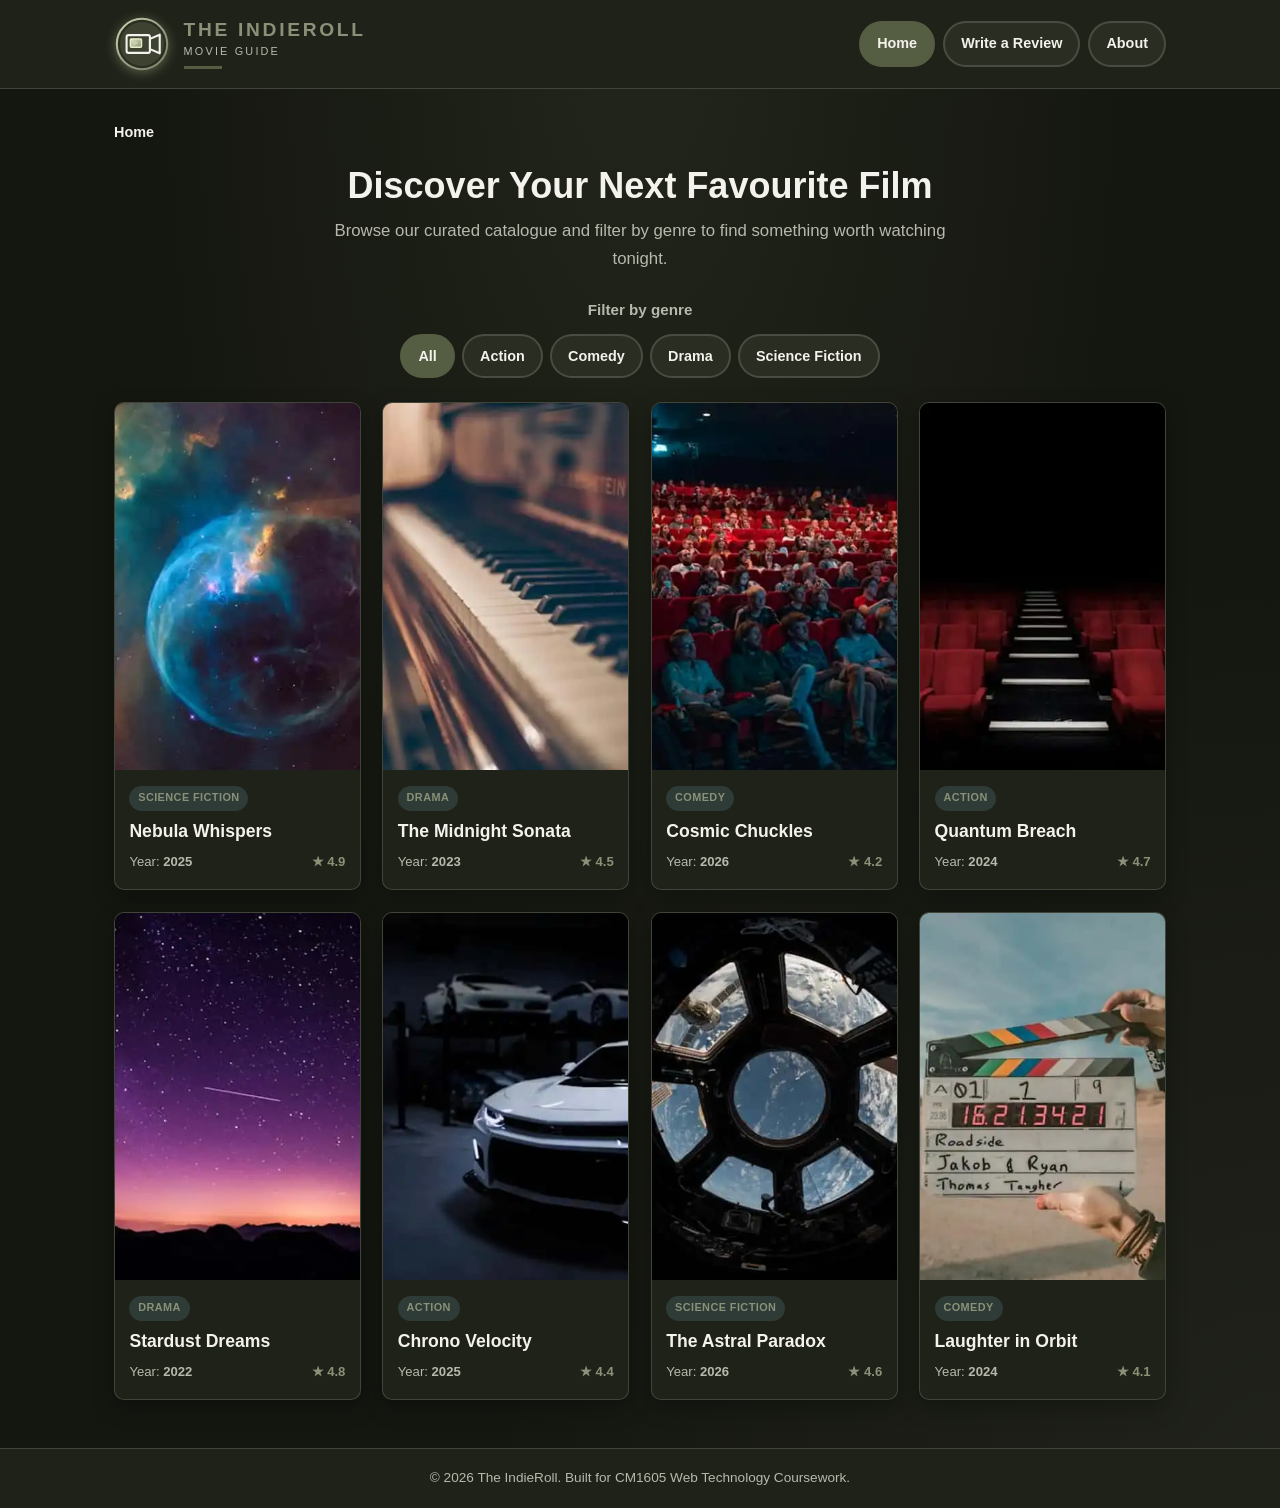
<file: index.html>
<!DOCTYPE html>
<html lang="en">
<head>
    <meta charset="UTF-8">
    <meta name="viewport" content="width=device-width, initial-scale=1.0">
    <meta name="theme-color" content="#141610">
    <title>The IndieRoll - Home</title>
    <link rel="stylesheet" href="style.css">
</head>
<body>

    <a href="#main-content" class="skip-link">Skip to main content</a>

    <header>
        <div class="header-container">
            <a href="index.html" class="brand-wrapper">
                <img class="brand-mark" src="images/indieroll-mark.svg" width="56" height="56" alt="The IndieRoll camera logo">
                <div class="brand-text">
                    <h1>The IndieRoll</h1>
                    <p class="brand-tagline">Movie Guide</p>
                    <span class="brand-rule" aria-hidden="true"></span>
                </div>
            </a>
            <button type="button" class="menu-toggle" id="menu-toggle" aria-controls="site-nav" aria-expanded="false">
                <span class="menu-toggle-bars" aria-hidden="true"></span>
                <span class="visually-hidden">Open menu</span>
            </button>
            <nav id="site-nav" class="site-nav" aria-label="Global Site Navigation">
                <ul class="nav-menu">
                    <li><a href="index.html" class="btn-nav active" aria-current="page">Home</a></li>
                    <li><a href="review.html" class="btn-nav">Write a Review</a></li>
                    <li><a href="about.html" class="btn-nav">About</a></li>
                </ul>
            </nav>
        </div>
    </header>

    <main id="main-content">
        <nav class="breadcrumb" aria-label="Breadcrumb">
            <ol class="breadcrumb-list">
                <li><a href="index.html" aria-current="page">Home</a></li>
            </ol>
        </nav>

        <section class="hero-section" aria-labelledby="discover-heading">
            <h2 id="discover-heading">Discover Your Next Favourite Film</h2>
            <p>Browse our curated catalogue and filter by genre to find something worth watching tonight.</p>
        </section>

        <section class="filter-section" aria-label="Movie Genre Dynamic Filters">
            <p class="filter-heading" id="filter-label">Filter by genre</p>
            <div class="nav-menu" role="group" aria-labelledby="filter-label">
                <button type="button" class="btn-nav active" onclick="filterGenre('All', this)">All</button>
                <button type="button" class="btn-nav" onclick="filterGenre('Action', this)">Action</button>
                <button type="button" class="btn-nav" onclick="filterGenre('Comedy', this)">Comedy</button>
                <button type="button" class="btn-nav" onclick="filterGenre('Drama', this)">Drama</button>
                <button type="button" class="btn-nav" onclick="filterGenre('Science Fiction', this)">Science Fiction</button>
            </div>
        </section>

        <section aria-label="Movie Catalog Grid">
            <div class="movie-grid" id="catalog-target">
                <p class="catalog-status" role="status">Loading movies...</p>
            </div>
        </section>
    </main>

    <footer>
        <p>&copy; 2026 The IndieRoll. Built for CM1605 Web Technology Coursework.</p>
    </footer>

    <script src="script.js"></script>
</body>
</html>
</file>
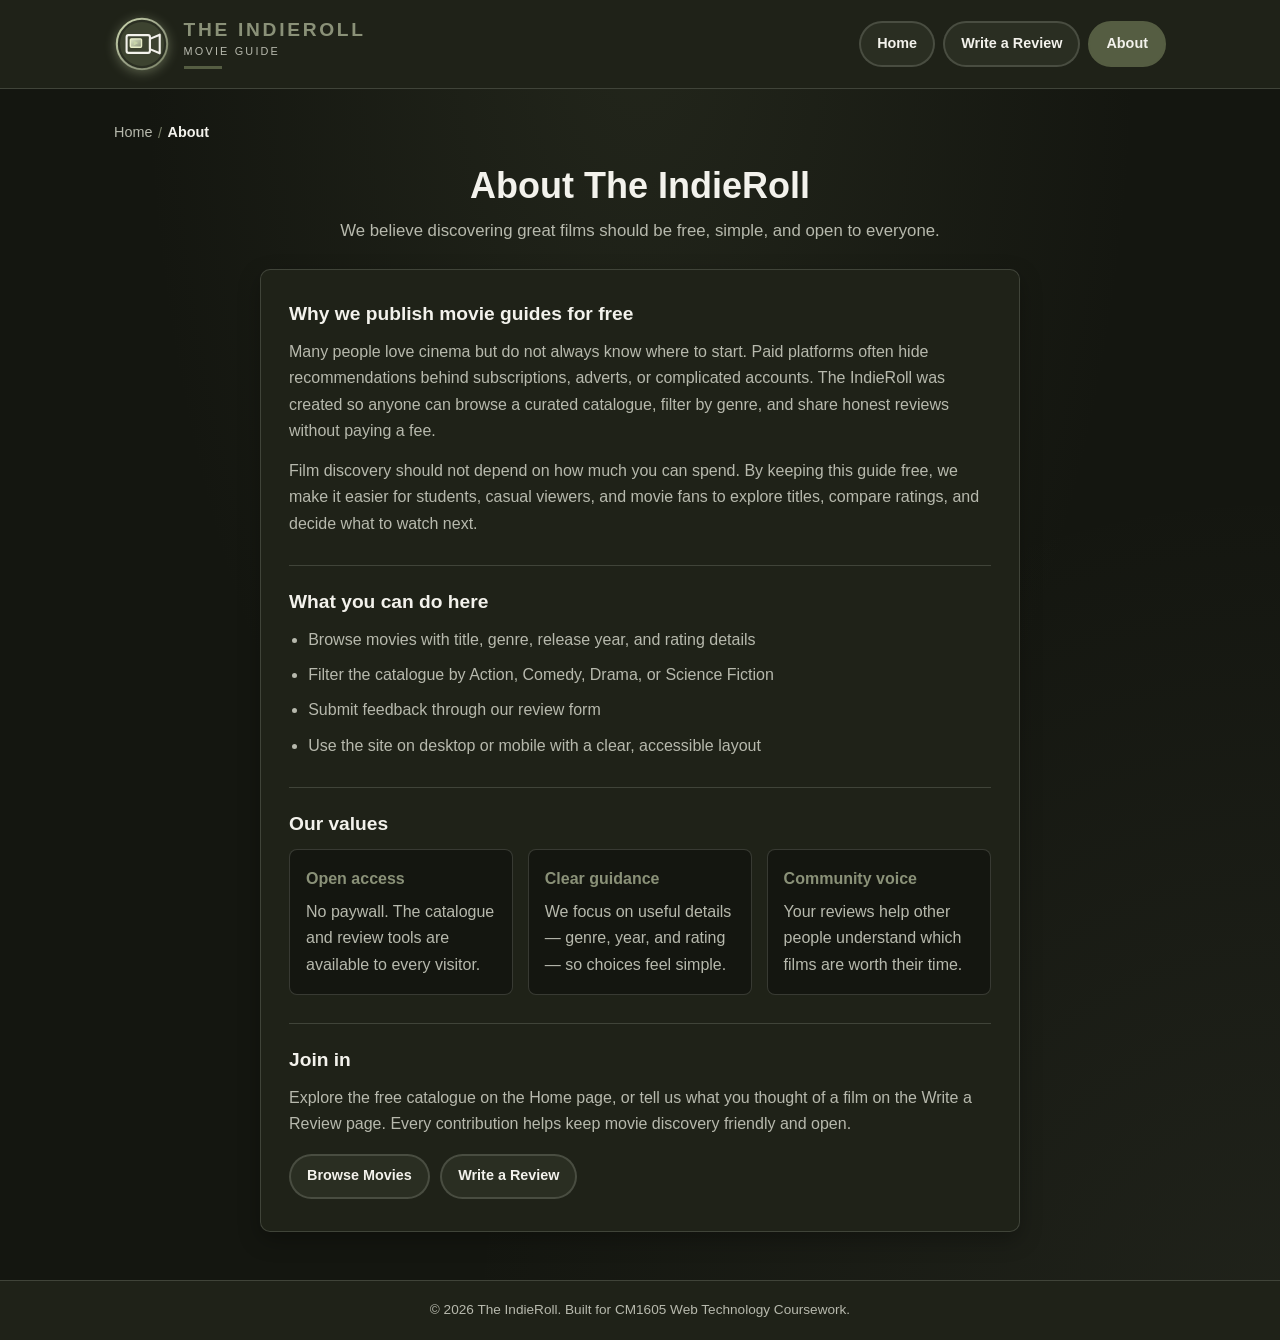
<file: about.html>
<!DOCTYPE html>
<html lang="en">
<head>
    <meta charset="UTF-8">
    <meta name="viewport" content="width=device-width, initial-scale=1.0">
    <meta name="theme-color" content="#141610">
    <title>About - The IndieRoll</title>
    <link rel="stylesheet" href="style.css">
</head>
<body>

    <a href="#main-content" class="skip-link">Skip to main content</a>

    <header>
        <div class="header-container">
            <a href="index.html" class="brand-wrapper">
                <img class="brand-mark" src="images/indieroll-mark.svg" width="56" height="56" alt="The IndieRoll camera logo">
                <div class="brand-text">
                    <h1>The IndieRoll</h1>
                    <p class="brand-tagline">Movie Guide</p>
                    <span class="brand-rule" aria-hidden="true"></span>
                </div>
            </a>
            <button type="button" class="menu-toggle" id="menu-toggle" aria-controls="site-nav" aria-expanded="false">
                <span class="menu-toggle-bars" aria-hidden="true"></span>
                <span class="visually-hidden">Open menu</span>
            </button>
            <nav id="site-nav" class="site-nav" aria-label="Global Site Navigation">
                <ul class="nav-menu">
                    <li><a href="index.html" class="btn-nav">Home</a></li>
                    <li><a href="review.html" class="btn-nav">Write a Review</a></li>
                    <li><a href="about.html" class="btn-nav active" aria-current="page">About</a></li>
                </ul>
            </nav>
        </div>
    </header>

    <main id="main-content">
        <nav class="breadcrumb" aria-label="Breadcrumb">
            <ol class="breadcrumb-list">
                <li><a href="index.html">Home</a></li>
                <li><a href="about.html" aria-current="page">About</a></li>
            </ol>
        </nav>

        <section class="hero-section" aria-labelledby="about-heading">
            <h2 id="about-heading">About The IndieRoll</h2>
            <p>We believe discovering great films should be free, simple, and open to everyone.</p>
        </section>

        <article class="about-content">
            <section aria-labelledby="mission-heading">
                <h3 id="mission-heading">Why we publish movie guides for free</h3>
                <p>
                    Many people love cinema but do not always know where to start. Paid platforms often hide
                    recommendations behind subscriptions, adverts, or complicated accounts. The IndieRoll
                    was created so anyone can browse a curated catalogue, filter by genre, and share honest reviews
                    without paying a fee.
                </p>
                <p>
                    Film discovery should not depend on how much you can spend. By keeping this guide free, we make
                    it easier for students, casual viewers, and movie fans to explore titles, compare ratings, and
                    decide what to watch next.
                </p>
            </section>

            <section aria-labelledby="offer-heading">
                <h3 id="offer-heading">What you can do here</h3>
                <ul class="about-list">
                    <li>Browse movies with title, genre, release year, and rating details</li>
                    <li>Filter the catalogue by Action, Comedy, Drama, or Science Fiction</li>
                    <li>Submit feedback through our review form</li>
                    <li>Use the site on desktop or mobile with a clear, accessible layout</li>
                </ul>
            </section>

            <section aria-labelledby="values-heading">
                <h3 id="values-heading">Our values</h3>
                <div class="about-values">
                    <div class="value-block">
                        <h4>Open access</h4>
                        <p>No paywall. The catalogue and review tools are available to every visitor.</p>
                    </div>
                    <div class="value-block">
                        <h4>Clear guidance</h4>
                        <p>We focus on useful details — genre, year, and rating — so choices feel simple.</p>
                    </div>
                    <div class="value-block">
                        <h4>Community voice</h4>
                        <p>Your reviews help other people understand which films are worth their time.</p>
                    </div>
                </div>
            </section>

            <section aria-labelledby="cta-heading">
                <h3 id="cta-heading">Join in</h3>
                <p>
                    Explore the free catalogue on the Home page, or tell us what you thought of a film on the
                    Write a Review page. Every contribution helps keep movie discovery friendly and open.
                </p>
                <div class="about-actions">
                    <a href="index.html" class="btn-nav">Browse Movies</a>
                    <a href="review.html" class="btn-nav">Write a Review</a>
                </div>
            </section>
        </article>
    </main>

    <footer>
        <p>&copy; 2026 The IndieRoll. Built for CM1605 Web Technology Coursework.</p>
    </footer>

    <script src="script.js"></script>
</body>
</html>
</file>
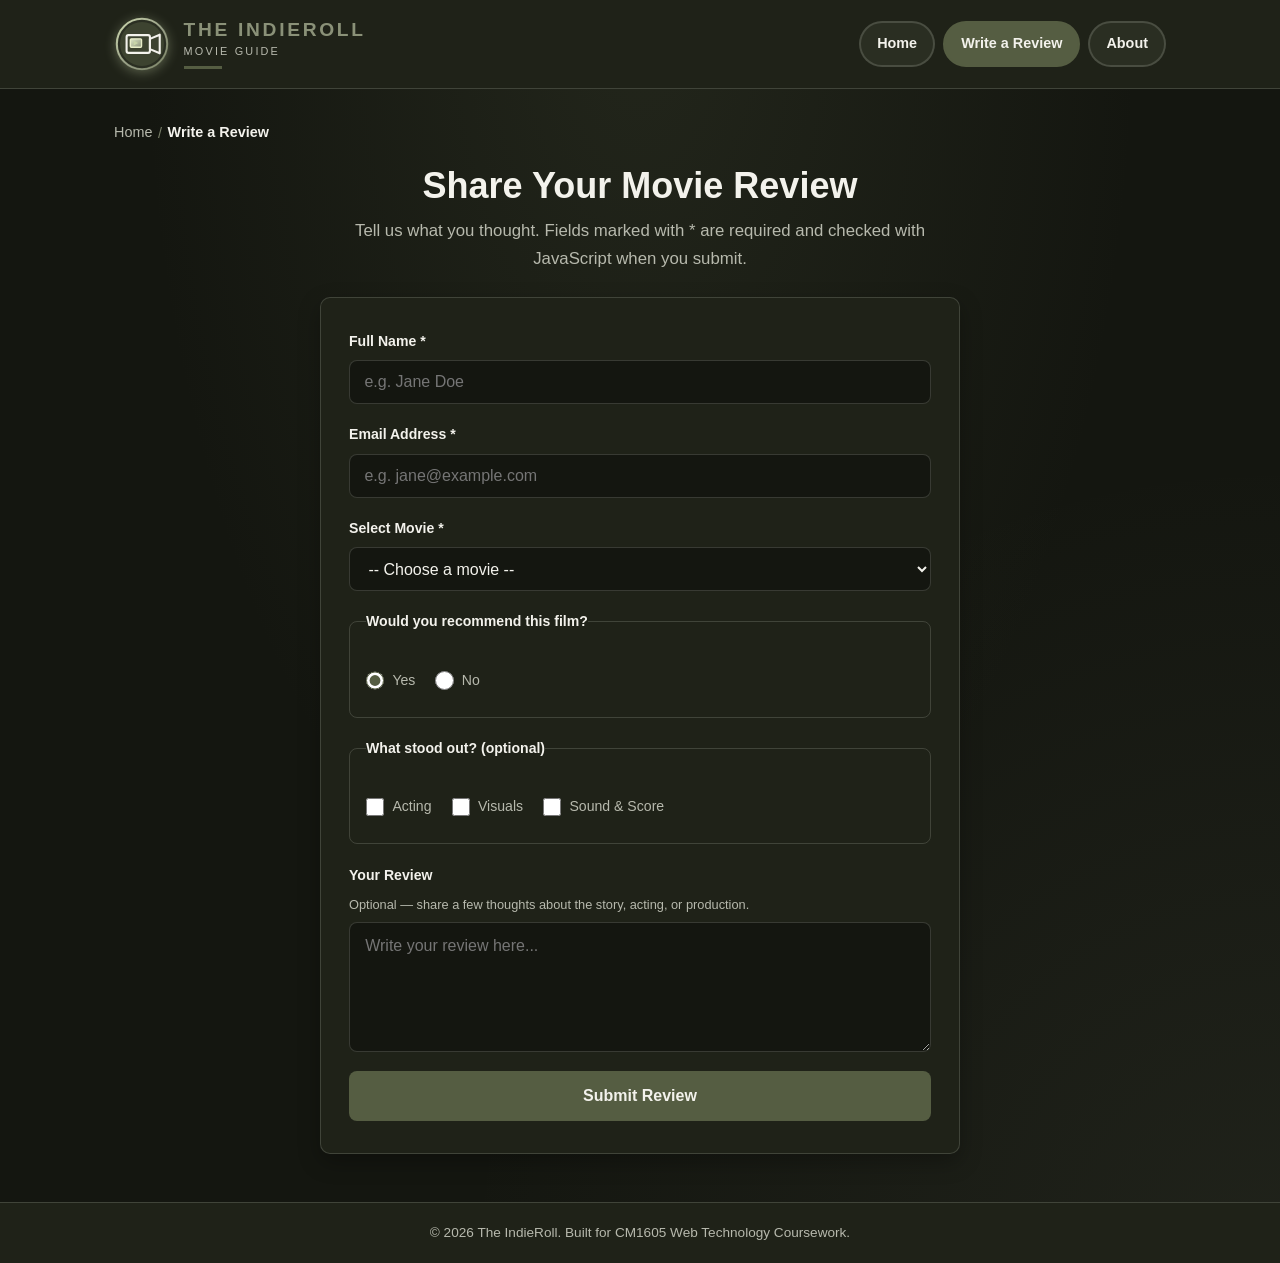
<file: review.html>
<!DOCTYPE html>
<html lang="en">
<head>
    <meta charset="UTF-8">
    <meta name="viewport" content="width=device-width, initial-scale=1.0">
    <meta name="theme-color" content="#141610">
    <title>Submit Movie Review - The IndieRoll</title>
    <link rel="stylesheet" href="style.css">
</head>
<body>

    <a href="#main-content" class="skip-link">Skip to form entry</a>

    <header>
        <div class="header-container">
            <a href="index.html" class="brand-wrapper">
                <img class="brand-mark" src="images/indieroll-mark.svg" width="56" height="56" alt="The IndieRoll camera logo">
                <div class="brand-text">
                    <h1>The IndieRoll</h1>
                    <p class="brand-tagline">Movie Guide</p>
                    <span class="brand-rule" aria-hidden="true"></span>
                </div>
            </a>
            <button type="button" class="menu-toggle" id="menu-toggle" aria-controls="site-nav" aria-expanded="false">
                <span class="menu-toggle-bars" aria-hidden="true"></span>
                <span class="visually-hidden">Open menu</span>
            </button>
            <nav id="site-nav" class="site-nav" aria-label="Global Site Navigation">
                <ul class="nav-menu">
                    <li><a href="index.html" class="btn-nav">Home</a></li>
                    <li><a href="review.html" class="btn-nav active" aria-current="page">Write a Review</a></li>
                    <li><a href="about.html" class="btn-nav">About</a></li>
                </ul>
            </nav>
        </div>
    </header>

    <main id="main-content">
        <nav class="breadcrumb" aria-label="Breadcrumb">
            <ol class="breadcrumb-list">
                <li><a href="index.html">Home</a></li>
                <li><a href="review.html" aria-current="page">Write a Review</a></li>
            </ol>
        </nav>

        <section class="hero-section" aria-labelledby="form-heading">
            <h2 id="form-heading">Share Your Movie Review</h2>
            <p>Tell us what you thought. Fields marked with * are required and checked with JavaScript when you submit.</p>
        </section>

        <div class="form-wrapper">
            <div id="feedback-log" class="feedback-box" aria-live="polite"></div>

            <form id="reviewForm" novalidate>

                <div class="form-group">
                    <label for="fullName">Full Name *</label>
                    <input type="text" id="fullName" name="fullName" class="input-control" placeholder="e.g. Jane Doe" autocomplete="name">
                </div>

                <div class="form-group">
                    <label for="emailAddr">Email Address *</label>
                    <input type="text" id="emailAddr" name="emailAddr" class="input-control" placeholder="e.g. jane@example.com" autocomplete="email">
                </div>

                <div class="form-group">
                    <label for="movieSelect">Select Movie *</label>
                    <select id="movieSelect" name="movieSelect" class="input-control">
                        <option value="">-- Choose a movie --</option>
                        <option value="Nebula Whispers">Nebula Whispers</option>
                        <option value="The Midnight Sonata">The Midnight Sonata</option>
                        <option value="Cosmic Chuckles">Cosmic Chuckles</option>
                        <option value="Quantum Breach">Quantum Breach</option>
                        <option value="Stardust Dreams">Stardust Dreams</option>
                        <option value="Chrono Velocity">Chrono Velocity</option>
                        <option value="The Astral Paradox">The Astral Paradox</option>
                        <option value="Laughter in Orbit">Laughter in Orbit</option>
                    </select>
                </div>

                <fieldset class="interactive-fieldset">
                    <legend>Would you recommend this film?</legend>
                    <div class="inline-options">
                        <label>
                            <input type="radio" name="userRecommend" value="Yes" checked> Yes
                        </label>
                        <label>
                            <input type="radio" name="userRecommend" value="No"> No
                        </label>
                    </div>
                </fieldset>

                <fieldset class="interactive-fieldset">
                    <legend>What stood out? (optional)</legend>
                    <div class="inline-options">
                        <label><input type="checkbox" name="strengths" value="Acting"> Acting</label>
                        <label><input type="checkbox" name="strengths" value="Visuals"> Visuals</label>
                        <label><input type="checkbox" name="strengths" value="Sound"> Sound &amp; Score</label>
                    </div>
                </fieldset>

                <div class="form-group">
                    <label for="reviewText">Your Review</label>
                    <span class="field-hint" id="review-hint">Optional — share a few thoughts about the story, acting, or production.</span>
                    <textarea id="reviewText" name="reviewText" class="input-control" aria-describedby="review-hint" placeholder="Write your review here..."></textarea>
                </div>

                <button type="submit" class="btn-submit">Submit Review</button>
            </form>
        </div>
    </main>

    <footer>
        <p>&copy; 2026 The IndieRoll. Built for CM1605 Web Technology Coursework.</p>
    </footer>

    <script src="script.js"></script>
</body>
</html>
</file>
<file: style.css>
/* --- Global Theme Variables --- */
:root {
    --bg-page: #141610;
    --bg-surface: #1f2218;
    --bg-elevated: #2a2e22;
    --text-primary: #f3f2ec;
    --text-muted: #b7b9ad;
    --accent: #555D42;
    --accent-hover: #6b7454;
    --accent-soft: #8a9178;
    --accent-on: #f3f2ec;
    --border-subtle: rgba(183, 185, 173, 0.22);
    --error: #c97070;
    --success: #6a9e78;
    --font-sans: "Segoe UI", Tahoma, Geneva, Verdana, sans-serif;
    --radius: 10px;
    --shadow: 0 8px 22px rgba(0, 0, 0, 0.28);
    --tap-min: 44px;
}

/* --- Base Formats --- */
* {
    box-sizing: border-box;
    margin: 0;
    padding: 0;
}

html {
    -webkit-text-size-adjust: 100%;
    scroll-behavior: smooth;
}

body {
    background-color: var(--bg-page);
    background-color: var(--bg-page);
    background-image:
        radial-gradient(ellipse at top, rgba(85, 93, 66, 0.22), transparent 55%),
        radial-gradient(ellipse at bottom right, rgba(138, 145, 120, 0.1), transparent 45%);
    color: #f3f2ec;
    color: var(--text-primary);
    font-family: var(--font-sans);
    font-size: 1rem;
    line-height: 1.65;
    min-height: 100vh;
    min-height: 100dvh;
    display: flex;
    flex-direction: column;
    overflow-x: hidden;
}

img {
    max-width: 100%;
    height: auto;
}

h1 {
    font-size: clamp(1rem, 3.2vw, 1.2rem);
    font-weight: 650;
    letter-spacing: 0.14em;
    text-transform: uppercase;
    color: var(--accent-soft);
}

h2 {
    font-weight: 700;
    line-height: 1.25;
}

h3 {
    font-weight: 650;
    line-height: 1.3;
}

p {
    color: var(--text-muted);
}

/* --- Accessibility Link --- */
.skip-link {
    position: absolute;
    top: -48px;
    left: 0.75rem;
    background: #555D42;
    background: var(--accent);
    color: #f3f2ec;
    color: var(--accent-on);
    padding: 0.6rem 0.9rem;
    border-radius: 6px;
    z-index: 100;
    font-weight: 600;
    text-decoration: none;
    transition: top 0.2s ease;
}

.skip-link:focus {
    top: 0.75rem;
    outline: 3px solid var(--accent-soft);
    outline-offset: 2px;
}

/* --- Layout Header & Navigation --- */
header {
    border-bottom: 1px solid var(--border-subtle);
    background-color: var(--bg-surface);
    background-color: var(--bg-surface);
    position: sticky;
    top: 0;
    z-index: 50;
}

.header-container {
    max-width: 1100px;
    margin: 0 auto;
    padding: 0.85rem 1rem;
    display: flex;
    justify-content: space-between;
    align-items: center;
    flex-wrap: wrap;
    gap: 0.75rem 1rem;
}

.brand-wrapper {
    display: flex;
    align-items: center;
    gap: 0.85rem;
    min-width: 0;
    text-decoration: none;
    color: inherit;
}

.brand-mark {
    width: 56px;
    height: 56px;
    flex-shrink: 0;
    display: block;
    filter: drop-shadow(0 2px 6px rgba(200, 212, 168, 0.35));
}

.brand-text {
    display: flex;
    flex-direction: column;
    gap: 0.15rem;
    min-width: 0;
}

.brand-text h1 {
    margin: 0;
    line-height: 1.15;
}

.brand-tagline {
    margin: 0;
    font-size: 0.68rem;
    letter-spacing: 0.2em;
    text-transform: uppercase;
    color: var(--text-muted);
    font-weight: 500;
}

.brand-rule {
    display: block;
    width: 2.4rem;
    height: 3px;
    margin-top: 0.2rem;
    background-color: var(--accent);
    border: none;
}

.menu-toggle {
    display: none;
    width: var(--tap-min);
    height: var(--tap-min);
    padding: 0;
    border: 2px solid var(--border-subtle);
    border-radius: 8px;
    background-color: var(--bg-elevated);
    cursor: pointer;
    align-items: center;
    justify-content: center;
    -webkit-tap-highlight-color: transparent;
    touch-action: manipulation;
}

.menu-toggle:focus {
    outline: 3px solid var(--accent-soft);
    outline-offset: 2px;
}

.menu-toggle-bars,
.menu-toggle-bars::before,
.menu-toggle-bars::after {
    display: block;
    width: 20px;
    height: 2px;
    background-color: var(--text-primary);
    border-radius: 2px;
    position: relative;
    transition: transform 0.2s ease, opacity 0.2s ease;
}

.menu-toggle-bars::before,
.menu-toggle-bars::after {
    content: "";
    position: absolute;
    left: 0;
}

.menu-toggle-bars::before {
    top: -6px;
}

.menu-toggle-bars::after {
    top: 6px;
}

.menu-toggle[aria-expanded="true"] .menu-toggle-bars {
    background-color: transparent;
}

.menu-toggle[aria-expanded="true"] .menu-toggle-bars::before {
    top: 0;
    transform: rotate(45deg);
}

.menu-toggle[aria-expanded="true"] .menu-toggle-bars::after {
    top: 0;
    transform: rotate(-45deg);
}

.visually-hidden {
    position: absolute;
    width: 1px;
    height: 1px;
    padding: 0;
    margin: -1px;
    overflow: hidden;
    clip: rect(0, 0, 0, 0);
    white-space: nowrap;
    border: 0;
}

.site-nav {
    display: block;
}

.nav-menu {
    display: flex;
    gap: 0.5rem;
    list-style: none;
    flex-wrap: wrap;
}

.btn-nav {
    display: inline-flex;
    align-items: center;
    justify-content: center;
    text-decoration: none;
    color: var(--text-primary);
    background-color: var(--bg-elevated);
    border: 2px solid var(--border-subtle);
    padding: 0.55rem 1rem;
    min-height: var(--tap-min);
    font-size: 0.9rem;
    font-weight: 600;
    cursor: pointer;
    border-radius: 999px;
    -webkit-tap-highlight-color: transparent;
    touch-action: manipulation;
    transition: background-color 0.2s ease, color 0.2s ease, border-color 0.2s ease, transform 0.15s ease;
}

.btn-nav:hover {
    color: var(--accent-on);
    background-color: var(--accent);
    border-color: var(--accent);
}

.btn-nav:active {
    transform: scale(0.97);
    color: var(--accent-on);
    background-color: var(--accent-hover);
    border-color: var(--accent-hover);
}

.btn-nav.active {
    color: var(--accent-on);
    background-color: var(--accent);
    border-color: var(--accent);
}

.btn-nav:focus {
    outline: 3px solid var(--accent-soft);
    outline-offset: 2px;
}

/* --- Main Content --- */
main {
    flex: 1;
    max-width: 1100px;
    width: 100%;
    margin: 0 auto;
    padding: 1.5rem 1rem 2.5rem;
}

.breadcrumb {
    margin: 0 0 1.1rem;
}

.breadcrumb-list {
    display: flex;
    flex-wrap: wrap;
    align-items: center;
    gap: 0.35rem;
    list-style: none;
    margin: 0;
    padding: 0;
    font-size: 0.9rem;
    color: var(--text-muted);
}

.breadcrumb-list li {
    display: inline-flex;
    align-items: center;
    gap: 0.35rem;
}

.breadcrumb-list li:not(:last-child)::after {
    content: "/";
    color: var(--accent-soft);
    opacity: 0.85;
}

.breadcrumb-list a {
    color: var(--text-muted);
    text-decoration: none;
    border-bottom: 1px solid transparent;
}

.breadcrumb-list a:hover {
    color: var(--accent-soft);
    border-bottom-color: var(--accent-soft);
}

.breadcrumb-list a[aria-current="page"] {
    color: var(--text-primary);
    font-weight: 600;
    pointer-events: none;
}

.breadcrumb-list a:focus {
    outline: 3px solid var(--accent-soft);
    outline-offset: 2px;
}

.hero-section {
    text-align: center;
    margin-bottom: 1.5rem;
    max-width: 640px;
    margin-left: auto;
    margin-right: auto;
}

.hero-section h2 {
    font-size: clamp(1.45rem, 5vw, 2.25rem);
    color: var(--text-primary);
    margin-bottom: 0.55rem;
}

.hero-section p {
    font-size: clamp(0.95rem, 2.5vw, 1.05rem);
}

.filter-section {
    margin-bottom: 1.5rem;
    text-align: center;
}

.filter-heading {
    font-size: 0.95rem;
    font-weight: 600;
    color: var(--text-muted);
    margin-bottom: 0.75rem;
}

.filter-section .nav-menu {
    justify-content: center;
    gap: 0.45rem;
}

/* --- Grid System & Cards --- */
.movie-grid {
    display: grid;
    grid-template-columns: repeat(auto-fill, minmax(150px, 1fr));
    gap: 0.9rem;
}

.movie-card {
    background-color: var(--bg-surface);
    border: 1px solid var(--border-subtle);
    padding: 0;
    border-radius: var(--radius);
    box-shadow: var(--shadow);
    overflow: hidden;
    transition: transform 0.2s ease, border-color 0.2s ease, box-shadow 0.2s ease;
    display: flex;
    flex-direction: column;
    -webkit-tap-highlight-color: transparent;
}

.movie-card:hover,
.movie-card:focus-within {
    transform: translateY(-3px);
    border-color: rgba(85, 93, 66, 0.65);
    box-shadow: 0 14px 28px rgba(0, 0, 0, 0.35), 0 0 0 1px rgba(138, 145, 120, 0.2);
}

.poster-frame {
    position: relative;
    width: 100%;
    aspect-ratio: 2 / 3;
    background-color: var(--bg-elevated);
    overflow: hidden;
}

.poster-frame::before {
    content: "";
    position: absolute;
    inset: 0;
    background: linear-gradient(110deg, var(--bg-elevated) 25%, var(--bg-page) 45%, var(--bg-elevated) 65%);
    background-size: 200% 100%;
    animation: poster-shimmer 1.1s linear infinite;
    z-index: 0;
}

.poster-frame.is-loaded::before {
    display: none;
    animation: none;
}

.movie-poster {
    width: 100%;
    height: 100%;
    object-fit: cover;
    display: block;
    background-color: transparent;
    position: relative;
    z-index: 1;
    opacity: 0;
    transition: opacity 0.25s ease;
}

.movie-poster.is-visible {
    opacity: 1;
}

@keyframes poster-shimmer {
    0% { background-position: 100% 0; }
    100% { background-position: -100% 0; }
}

@media (prefers-reduced-motion: reduce) {
    .poster-frame::before {
        animation: none;
    }

    .movie-poster {
        opacity: 1;
        transition: none;
    }
}

.movie-poster-fallback {
    width: 100%;
    height: 100%;
    background: linear-gradient(160deg, #243049, #101828 60%, #3a2f1f);
}

.movie-card-body {
    padding: 0.85rem 0.9rem 1rem;
}

.movie-card h3 {
    font-size: clamp(0.95rem, 2.8vw, 1.1rem);
    margin-bottom: 0.55rem;
    color: var(--text-primary);
}

.tag-genre {
    display: inline-block;
    font-size: 0.68rem;
    letter-spacing: 0.04em;
    background-color: rgba(126, 184, 212, 0.16);
    color: var(--accent-soft);
    padding: 0.22rem 0.55rem;
    margin-bottom: 0.55rem;
    text-transform: uppercase;
    border-radius: 999px;
    font-weight: 600;
}

.meta-row {
    display: flex;
    justify-content: space-between;
    align-items: center;
    gap: 0.5rem;
    font-size: 0.82rem;
    color: var(--text-muted);
}

.rating-display {
    color: var(--accent-soft);
    font-weight: 700;
    white-space: nowrap;
}

.catalog-status {
    grid-column: 1 / -1;
    text-align: center;
    color: var(--text-muted);
    padding: 2rem 1rem;
}

.catalog-status.error {
    color: var(--error);
}

/* --- About Page --- */
.about-content {
    max-width: 760px;
    margin: 0 auto;
    background-color: var(--bg-surface);
    border: 1px solid var(--border-subtle);
    border-radius: var(--radius);
    box-shadow: var(--shadow);
    padding: 1.5rem 1.25rem 1.75rem;
}

.about-content section + section {
    margin-top: 1.75rem;
    padding-top: 1.5rem;
    border-top: 1px solid var(--border-subtle);
}

.about-content h3 {
    font-size: 1.2rem;
    color: var(--text-primary);
    margin-bottom: 0.75rem;
}

.about-content h4 {
    font-size: 1rem;
    color: var(--accent-soft);
    margin-bottom: 0.4rem;
}

.about-content p {
    margin-bottom: 0.85rem;
}

.about-content p:last-child {
    margin-bottom: 0;
}

.about-list {
    margin: 0.5rem 0 0 1.2rem;
    color: var(--text-muted);
}

.about-list li {
    margin-bottom: 0.55rem;
}

.about-values {
    display: grid;
    grid-template-columns: 1fr;
    gap: 0.9rem;
}

.value-block {
    background-color: var(--bg-page);
    border: 1px solid var(--border-subtle);
    border-radius: 8px;
    padding: 1rem;
}

.about-actions {
    display: flex;
    flex-wrap: wrap;
    gap: 0.65rem;
    margin-top: 1rem;
}

@media (min-width: 600px) {
    .about-content {
        padding: 2rem 1.75rem;
    }

    .about-values {
        grid-template-columns: repeat(3, 1fr);
    }
}

/* --- Form Architecture --- */
.form-wrapper {
    max-width: 640px;
    margin: 0 auto;
    background-color: var(--bg-surface);
    padding: 1.5rem 1.15rem;
    border: 1px solid var(--border-subtle);
    border-radius: var(--radius);
    box-shadow: var(--shadow);
}

.form-group {
    display: flex;
    flex-direction: column;
    gap: 0.45rem;
    margin-bottom: 1.2rem;
}

label,
legend {
    font-size: 0.88rem;
    font-weight: 650;
    color: var(--text-primary);
}

.field-hint {
    font-size: 0.8rem;
    color: var(--text-muted);
    font-weight: 400;
}

.input-control {
    width: 100%;
    min-height: var(--tap-min);
    height: auto;
    background-color: var(--bg-page);
    border: 1px solid var(--border-subtle);
    color: var(--text-primary);
    padding: 0.7rem 0.9rem;
    font-size: 16px; /* prevents iOS zoom on focus */
    border-radius: 8px;
    font-family: inherit;
}

.input-control:hover {
    border-color: rgba(85, 93, 66, 0.55);
}

.input-control:focus {
    outline: 2px solid var(--accent);
    outline-offset: 1px;
    border-color: var(--accent);
}

.input-control.input-invalid {
    border-color: var(--error);
}

.input-control.input-invalid:focus {
    outline-color: var(--error);
    border-color: var(--error);
}

textarea.input-control {
    height: 130px;
    padding: 0.85rem 0.95rem;
    resize: vertical;
    min-height: 110px;
}

.interactive-fieldset {
    border: 1px solid var(--border-subtle);
    border-radius: 8px;
    padding: 0.9rem 1rem;
    margin-bottom: 1.2rem;
}

.inline-options {
    display: flex;
    flex-wrap: wrap;
    gap: 0.75rem 1.25rem;
    margin-top: 0.65rem;
}

.inline-options label {
    font-weight: 500;
    display: flex;
    align-items: center;
    gap: 0.5rem;
    cursor: pointer;
    color: var(--text-muted);
    min-height: var(--tap-min);
    -webkit-tap-highlight-color: transparent;
}

.inline-options input {
    width: 1.15rem;
    height: 1.15rem;
    accent-color: var(--accent);
}

.btn-submit {
    width: 100%;
    min-height: 50px;
    background-color: var(--accent);
    color: var(--accent-on);
    border: none;
    font-size: 1rem;
    font-weight: 700;
    cursor: pointer;
    border-radius: 8px;
    -webkit-tap-highlight-color: transparent;
    touch-action: manipulation;
    transition: background-color 0.2s ease, transform 0.15s ease;
}

.btn-submit:hover {
    background-color: var(--accent-hover);
}

.btn-submit:active {
    transform: scale(0.98);
    background-color: var(--accent-hover);
}

.btn-submit:focus {
    outline: 3px solid var(--accent-soft);
    outline-offset: 2px;
}

/* --- Validation Messaging --- */
.feedback-box {
    padding: 1rem 1.1rem;
    margin-bottom: 1.2rem;
    border: 2px solid transparent;
    border-radius: 8px;
    display: none;
}

.feedback-box.error {
    display: block;
    background-color: rgba(240, 113, 120, 0.12);
    border-color: var(--error);
    color: var(--text-primary);
}

.feedback-box.success {
    display: block;
    background-color: rgba(93, 190, 138, 0.14);
    border-color: var(--success);
    color: var(--text-primary);
}

footer {
    background-color: var(--bg-surface);
    border-top: 1px solid var(--border-subtle);
    padding: 1.15rem 1rem;
    text-align: center;
    font-size: 0.85rem;
    color: var(--text-muted);
    margin-top: auto;
}

/* --- Tablet+ --- */
@media (min-width: 600px) {
    main {
        padding: 2rem 1.5rem 3rem;
    }

    .movie-grid {
        grid-template-columns: repeat(auto-fill, minmax(200px, 1fr));
        gap: 1.15rem;
    }

    .form-wrapper {
        padding: 2rem 1.75rem;
    }

    .header-container {
        padding: 1rem 1.5rem;
    }
}

@media (min-width: 900px) {
    .movie-grid {
        grid-template-columns: repeat(auto-fill, minmax(230px, 1fr));
        gap: 1.35rem;
    }
}

/* --- Mobile hamburger navigation --- */
@media (max-width: 768px) {
    .header-container {
        flex-wrap: wrap;
        align-items: center;
    }

    .brand-wrapper {
        flex: 1;
        min-width: 0;
    }

    .menu-toggle {
        display: inline-flex;
        margin-left: auto;
    }

    .site-nav {
        display: none;
        width: 100%;
        order: 3;
        padding-top: 0.35rem;
    }

    .site-nav.is-open {
        display: block;
    }

    .site-nav .nav-menu {
        flex-direction: column;
        gap: 0.45rem;
    }

    .site-nav .nav-menu li {
        width: 100%;
        display: flex;
    }

    .site-nav .nav-menu .btn-nav {
        width: 100%;
        justify-content: center;
        border-radius: 8px;
    }
}

/* --- Small phones --- */
@media (max-width: 480px) {
    .brand-mark {
        width: 44px;
        height: 44px;
    }

    .filter-section .nav-menu {
        display: flex;
        flex-wrap: nowrap;
        justify-content: flex-start;
        overflow-x: auto;
        -webkit-overflow-scrolling: touch;
        gap: 0.45rem;
        padding-bottom: 0.35rem;
        scrollbar-width: thin;
    }

    .filter-section .btn-nav {
        flex: 0 0 auto;
        white-space: nowrap;
        font-size: 0.82rem;
        padding: 0.5rem 0.85rem;
    }

    .movie-grid {
        grid-template-columns: repeat(2, minmax(0, 1fr));
        gap: 0.75rem;
    }

    .meta-row {
        flex-direction: column;
        align-items: flex-start;
        gap: 0.25rem;
    }
}

@media (prefers-reduced-motion: reduce) {
    html {
        scroll-behavior: auto;
    }

    .btn-nav,
    .btn-submit,
    .movie-card,
    .menu-toggle-bars,
    .menu-toggle-bars::before,
    .menu-toggle-bars::after {
        transition: none;
    }

    .btn-nav:hover,
    .btn-nav:active,
    .movie-card:hover,
    .btn-submit:hover,
    .btn-submit:active {
        transform: none;
    }
}
</file>
